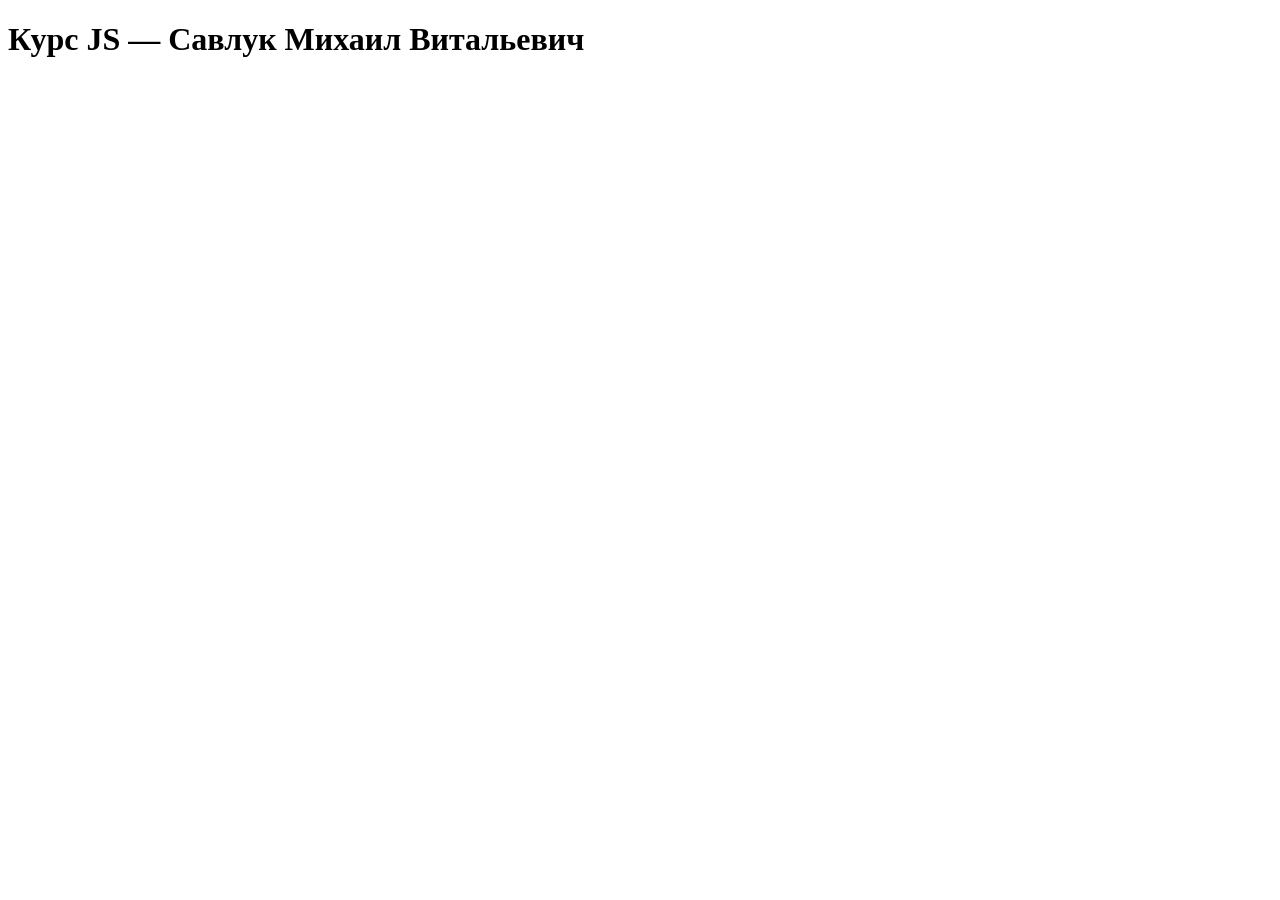
<file: task0/index.html>
<!DOCTYPE html>
<html lang="ru">
<head>
    <meta charset="UTF-8">
    <meta name="viewport" content="width=device-width, initial-scale=1.0">
    <title>Курс JS</title>
</head>
<body>
    <h1>Курс JS — Савлук Михаил Витальевич</h1>
</body>
</html>
</file>
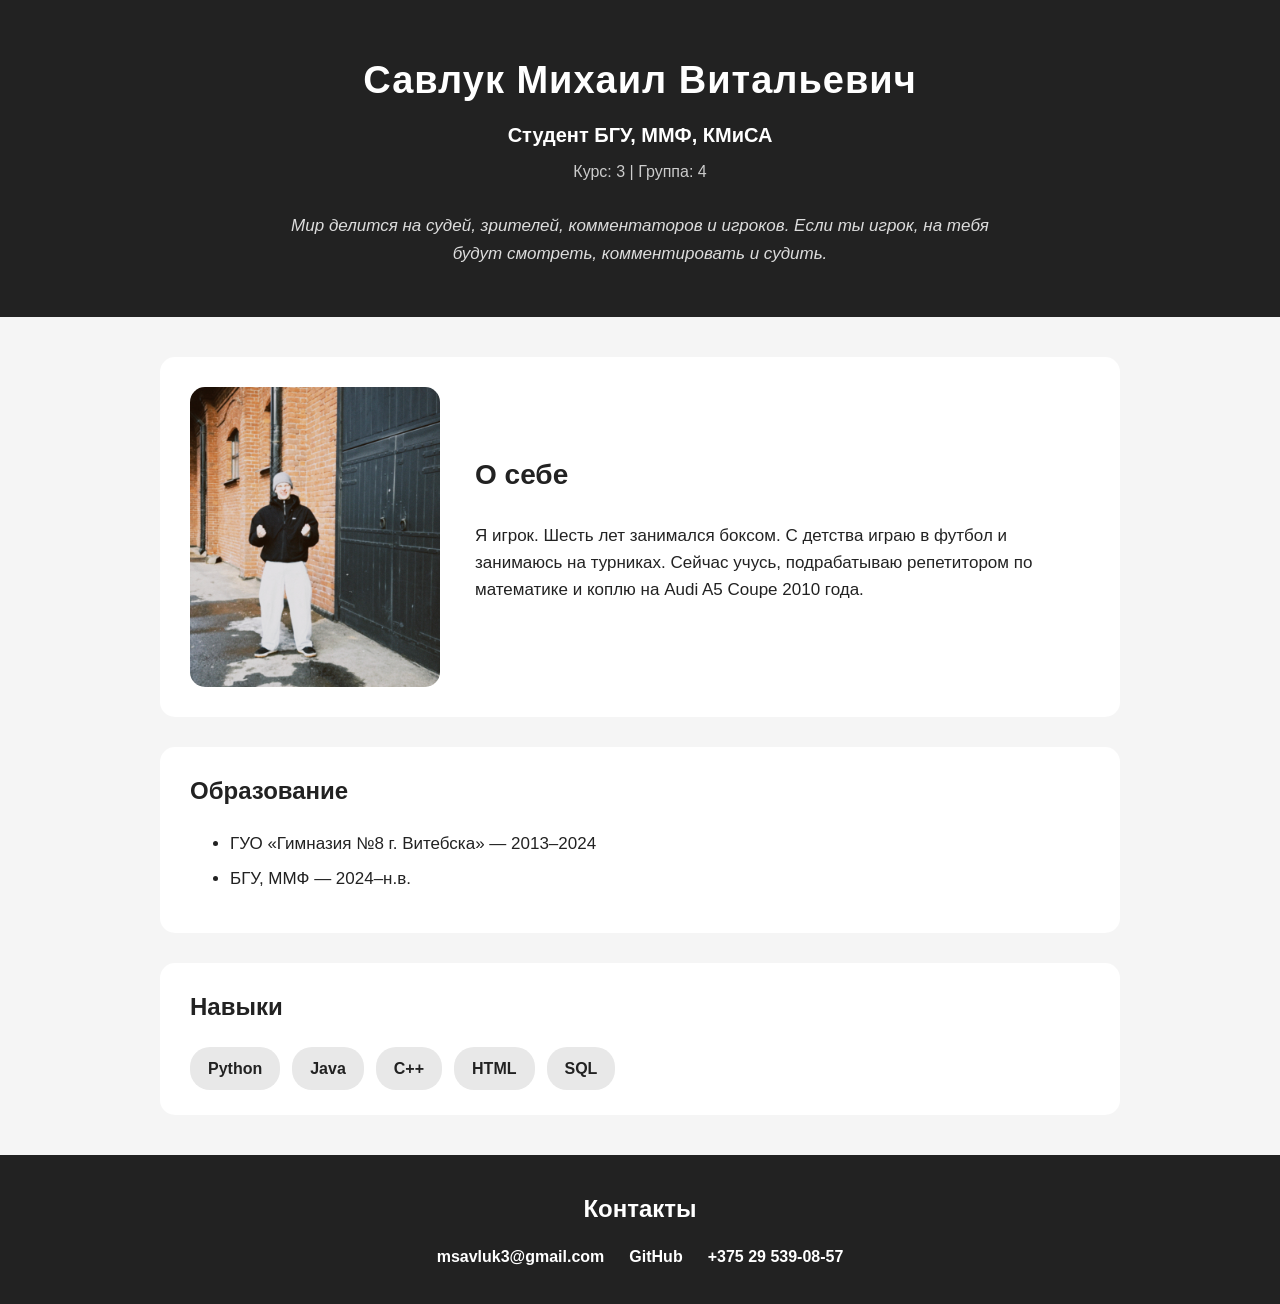
<file: task1/index.html>
<!DOCTYPE html>
<html lang="ru">
<head>
    <meta charset="UTF-8">
    <meta name="viewport" content="width=device-width, initial-scale=1">
    <title>Резюме — Савлук Михаил Витальевич</title>
    <link rel="stylesheet" href="style.css">
</head>

<body>

<header>
    <h1>Савлук Михаил Витальевич</h1>

    <p>Студент БГУ, ММФ, КМиСА</p>
    <p>Курс: 3 | Группа: 4</p>

    <p>
        Мир делится на судей, зрителей, комментаторов и игроков.
        Если ты игрок, на тебя будут смотреть, комментировать и судить.
    </p>
</header>

<main>

    <section class="profile">
        <img src="photo.JPG" >

        <div>
            <h2>О себе</h2>
            <p>
                Я игрок. Шесть лет занимался боксом. С детства играю в футбол и занимаюсь
                на турниках. Сейчас учусь, подрабатываю репетитором по математике
                и коплю на Audi A5 Coupe 2010 года.
            </p>
        </div>
    </section>

    <section id="education">
        <h2>Образование</h2>

        <ul>
            <li>ГУО «Гимназия №8 г. Витебска» — 2013–2024</li>
            <li>БГУ, ММФ — 2024–н.в.</li>
        </ul>
    </section>

    <section id="skills">
        <h2>Навыки</h2>

        <div class="skills">
            <span class="skill">Python</span>
            <span class="skill">Java</span>
            <span class="skill">C++</span>
            <span class="skill">HTML</span>
            <span class="skill">SQL</span>
        </div>
    </section>

</main>

<footer id="contacts">
    <h2>Контакты</h2>

    <div class="contacts">
        <a href="mailto:msavluk3@gmail.com">msavluk3@gmail.com</a>
        <a href="https://github.com/Mishasav04">GitHub</a>
        <a href="tel:+375295390857">+375 29 539-08-57</a>
    </div>
</footer>

</body>
</html>
</file>
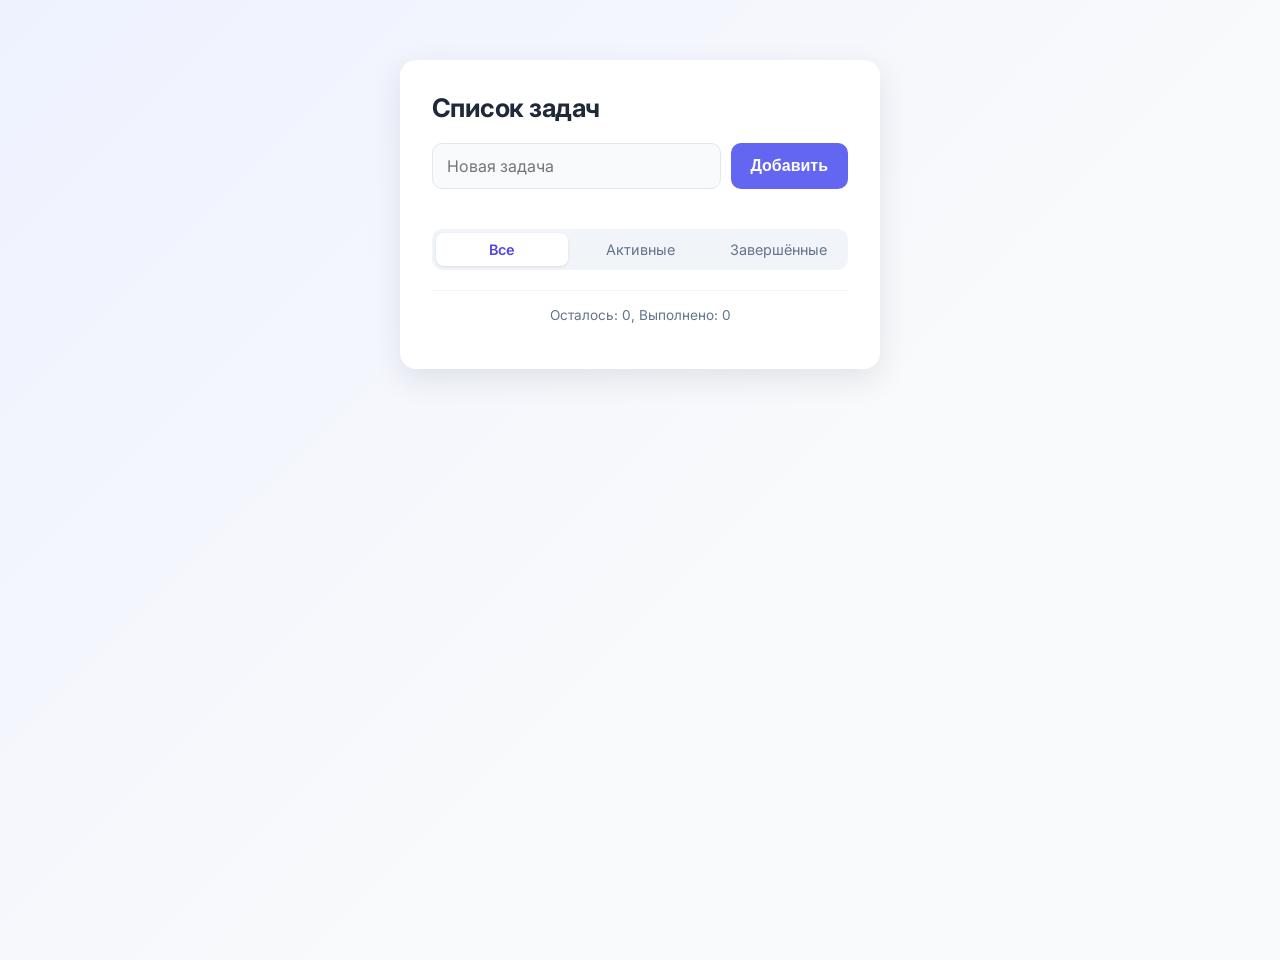
<file: task3/index.html>
<!DOCTYPE html>
<html lang="ru">
<head>
<meta charset="UTF-8">
<meta name="viewport" content="width=device-width, initial-scale=1.0">
<title>Todo-list</title>
<link rel="stylesheet" href="style.css">
</head>
<body>

<main class="app">
  <h1>Список задач</h1>

  <form id="task-form" class="task-form">
    <input type="text" id="task-input" placeholder="Новая задача" autocomplete="off">
    <button type="submit">Добавить</button>
  </form>

  <p id="warning" class="warning"></p>

  <div class="filters">
    <button type="button" class="filter-btn active" data-filter="all">Все</button>
    <button type="button" class="filter-btn" data-filter="active">Активные</button>
    <button type="button" class="filter-btn" data-filter="completed">Завершённые</button>
  </div>

  <ul id="task-list" class="task-list"></ul>

  <p id="counter" class="counter"></p>
</main>

<script src="script.js" defer></script>
</body>
</html>
</file>
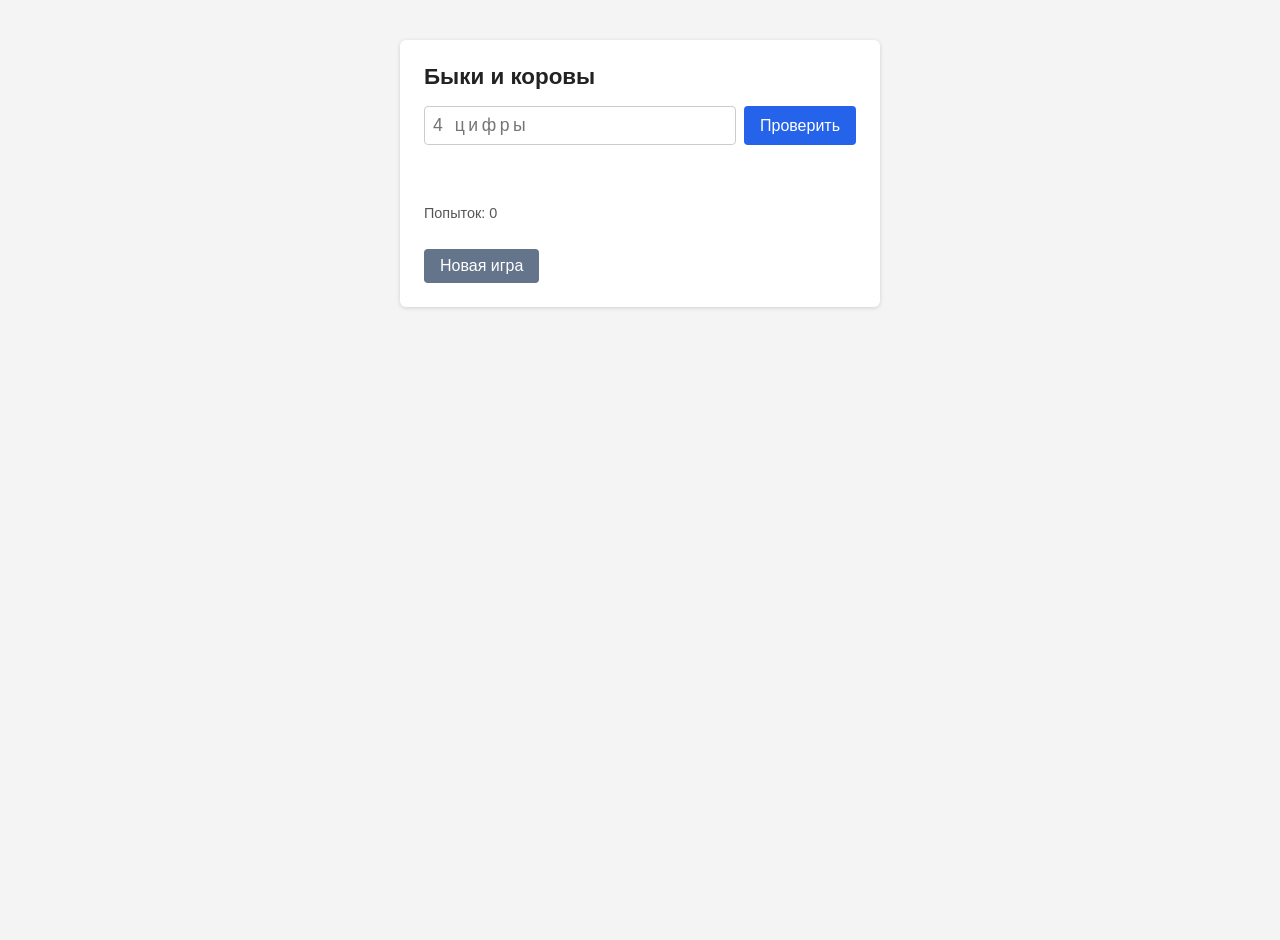
<file: task4/index.html>
<!DOCTYPE html>
<html lang="ru">
<head>
<meta charset="UTF-8">
<meta name="viewport" content="width=device-width, initial-scale=1.0">
<title>Быки и коровы</title>
<link rel="stylesheet" href="style.css">
</head>
<body>

<main class="app">
  <h1>Быки и коровы</h1>

  <form id="guess-form" class="guess-form">
    <input type="text" id="guess-input" maxlength="4" placeholder="4 цифры" autocomplete="off">
    <button type="submit">Проверить</button>
  </form>

  <p id="error" class="error"></p>
  <p id="win-message" class="win-message"></p>

  <p id="attempt-count" class="attempt-count"></p>

  <ul id="history-list" class="history-list"></ul>

  <button id="new-game-btn" type="button" class="new-game-btn">Новая игра</button>
</main>

<script src="script.js" defer></script>
</body>
</html>
</file>
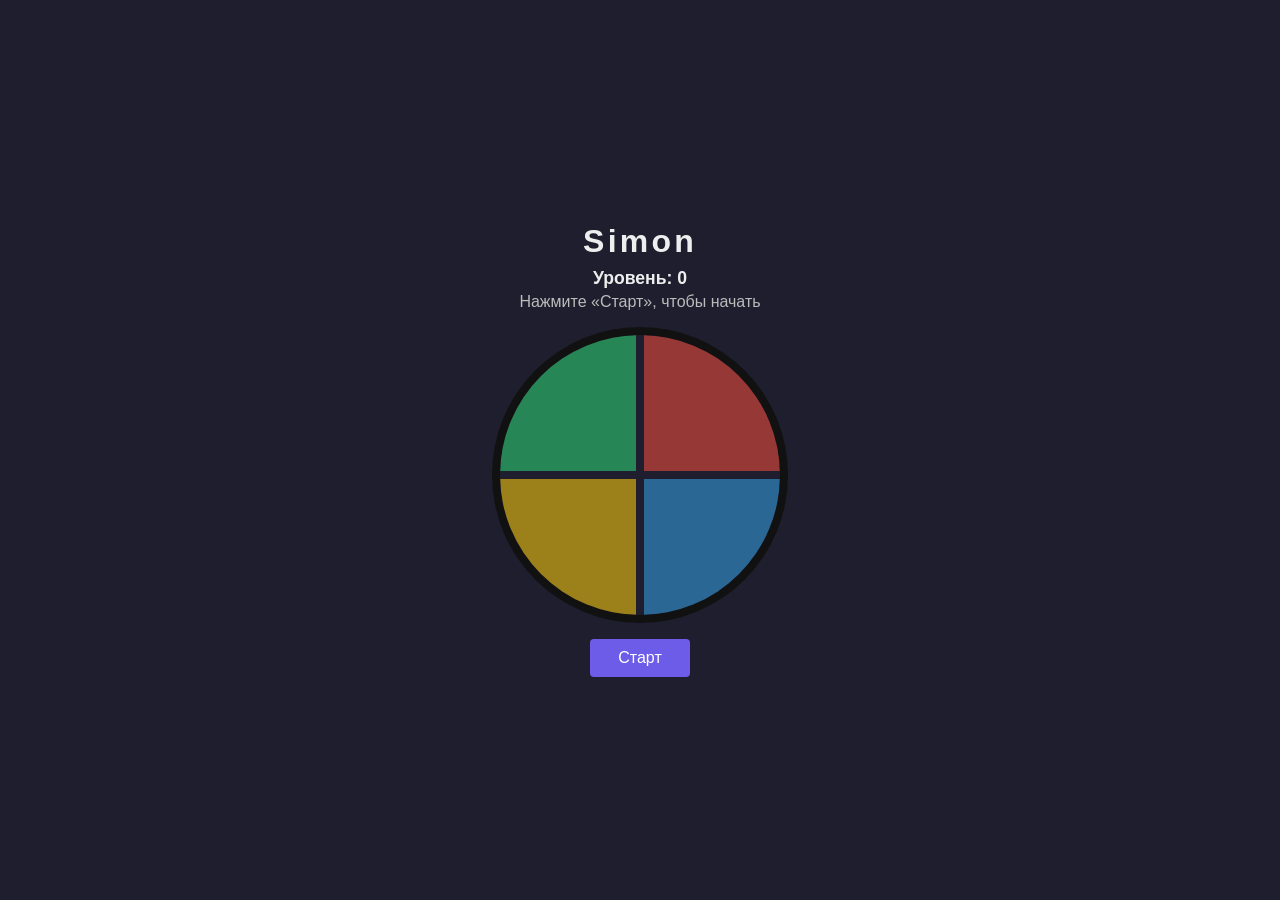
<file: task5/index.html>
<!DOCTYPE html>
<html lang="ru">
<head>
<meta charset="UTF-8">
<meta name="viewport" content="width=device-width, initial-scale=1.0">
<title>Simon</title>
<link rel="stylesheet" href="style.css">
</head>
<body>

<main class="app">
  <h1>Simon</h1>

  <p id="level-display" class="level-display">Уровень: 0</p>
  <p id="message" class="message">Нажмите «Старт», чтобы начать</p>

  <div class="board">
    <button type="button" class="pad pad--0" data-index="0"></button>
    <button type="button" class="pad pad--1" data-index="1"></button>
    <button type="button" class="pad pad--2" data-index="2"></button>
    <button type="button" class="pad pad--3" data-index="3"></button>
  </div>

  <button id="start-btn" type="button" class="start-btn">Старт</button>
</main>

<script src="script.js" defer></script>
</body>
</html>
</file>
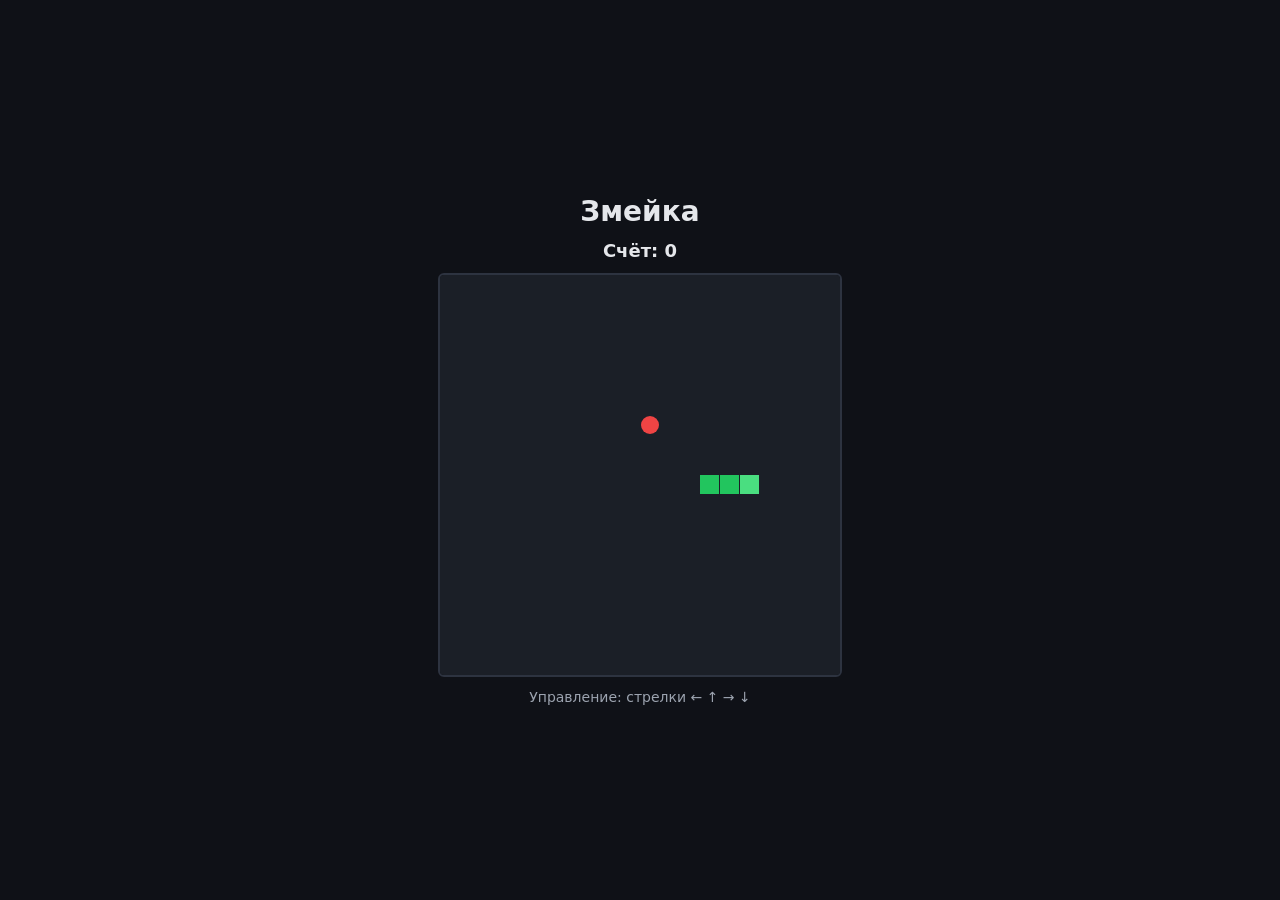
<file: task6/index.html>
<!DOCTYPE html>
<html lang="ru">
<head>
  <meta charset="UTF-8">
  <meta name="viewport" content="width=device-width, initial-scale=1.0">
  <title>Змейка</title>
  <link rel="stylesheet" href="style.css">
</head>
<body>
  <main class="game">
    <h1 class="game__title">Змейка</h1>
    <div id="score" class="game__score">Счёт: 0</div>

    <div class="game__field">
      <canvas id="game-canvas" width="400" height="400"></canvas>

      <div id="game-over" class="game-over hidden">
        <p class="game-over__title">Игра окончена</p>
        <p>Ваш счёт: <span id="final-score">0</span></p>
        <button id="restart-btn" class="game-over__btn" type="button">Начать заново</button>
      </div>
    </div>

    <p class="game__hint">Управление: стрелки ← ↑ → ↓</p>
  </main>

  <script src="script.js" defer></script>
</body>
</html>
</file>
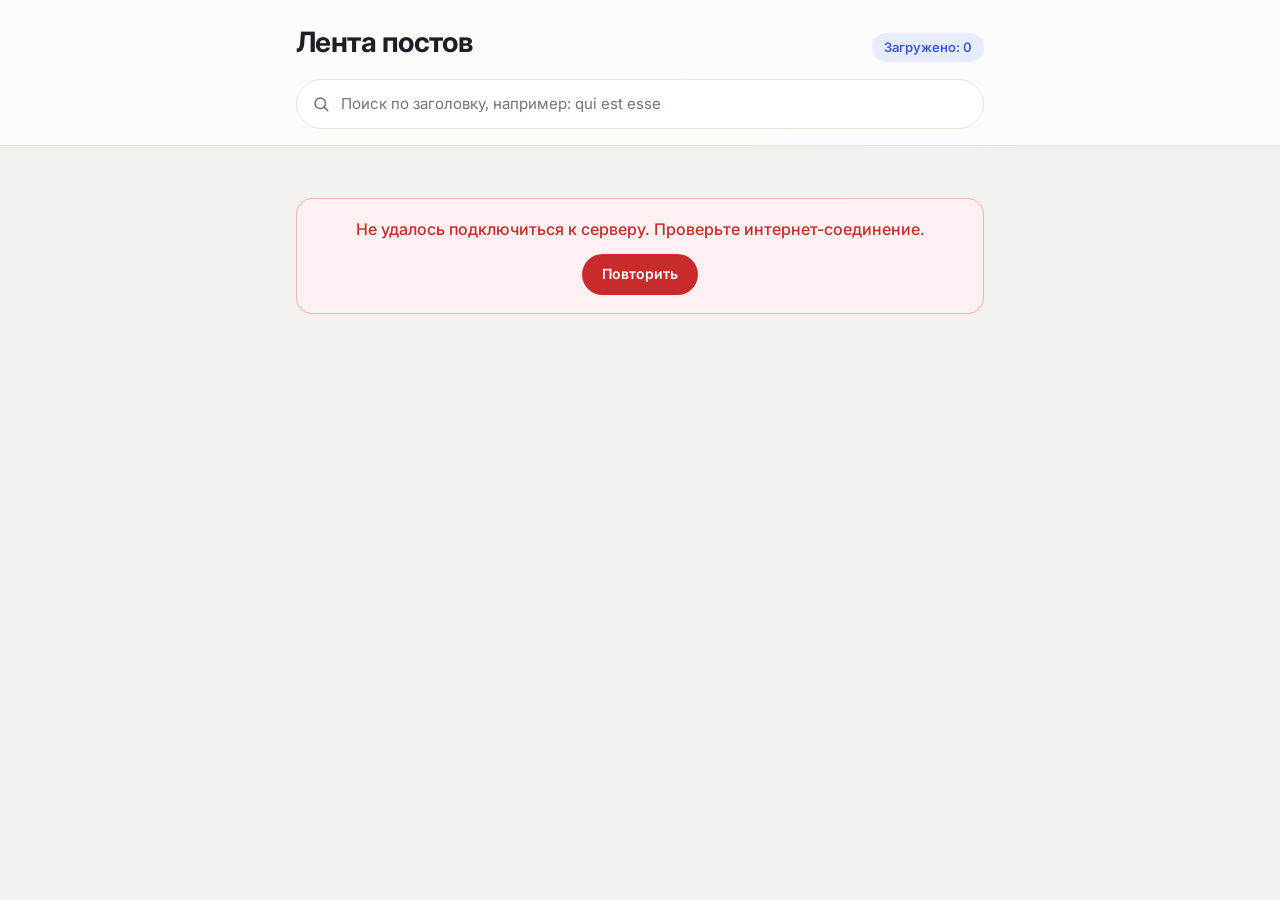
<file: task7/index.html>
<!DOCTYPE html>
<html lang="ru">
<head>
  <meta charset="UTF-8">
  <meta name="viewport" content="width=device-width, initial-scale=1.0">
  <title>Лента постов</title>
  <link rel="preconnect" href="https://fonts.googleapis.com">
  <link rel="preconnect" href="https://fonts.gstatic.com" crossorigin>
  <link href="https://fonts.googleapis.com/css2?family=Inter:wght@400;500;600;700&display=swap" rel="stylesheet">
  <link rel="stylesheet" href="style.css">
</head>
<body>
  <header class="header">
    <div class="container">
      <div class="header__top">
        <h1 class="header__title">Лента постов</h1>
        <p id="counter" class="header__counter">Загружено: 0</p>
      </div>

      <label class="search" for="search-input">
        <span class="visually-hidden">Поиск по заголовку</span>
        <svg class="search__icon" viewBox="0 0 24 24" aria-hidden="true">
          <circle cx="11" cy="11" r="7" />
          <line x1="16.5" y1="16.5" x2="21" y2="21" />
        </svg>
        <input
          id="search-input"
          class="search__input"
          type="search"
          placeholder="Поиск по заголовку, например: qui est esse"
          autocomplete="off"
        >
      </label>
    </div>
  </header>

  <main class="container">
    <ul id="posts-list" class="posts"></ul>

    <div class="status" aria-live="polite">
      <div id="loader" class="loader hidden">
        <span class="loader__spinner"></span>
        <span>Загрузка…</span>
      </div>

      <div id="error" class="error hidden">
        <p id="error-text" class="error__text"></p>
        <button id="retry-btn" class="error__btn" type="button">Повторить</button>
      </div>

      <p id="message" class="message hidden"></p>
    </div>

    <div id="sentinel" class="sentinel"></div>
  </main>

  <script src="script.js" defer></script>
</body>
</html>
</file>
<file: task1/style.css>
* {
    box-sizing: border-box;
}

body {
    margin: 0;
    font-family: Arial, sans-serif;
    line-height: 1.6;
    color: #222;
    background: #f5f5f5;
}

/* Верхняя часть страницы */

header {
    display: flex;
    flex-direction: column;
    align-items: center;
    text-align: center;
    gap: 8px;
    padding: 50px 20px;
    background: #222;
    color: white;
}

header h1 {
    margin: 0;
    font-size: 38px;
    letter-spacing: 1px;
}

header p {
    margin: 0;
}

header p:first-of-type {
    font-size: 20px;
    font-weight: bold;
}

header p:nth-of-type(2) {
    color: #ccc;
}

header p:last-of-type {
    max-width: 750px;
    margin-top: 20px;
    font-style: italic;
    font-size: 17px;
    color: #ddd;
}

/* Основная часть */

main {
    display: flex;
    flex-direction: column;
    gap: 30px;
    max-width: 1000px;
    margin: 0 auto;
    padding: 40px 20px;
}

/* Блок "О себе" */

.profile {
    display: flex;
    align-items: center;
    gap: 35px;
    padding: 30px;
    background: white;
    border-radius: 15px;
}

.profile img {
    width: 250px;
    height: 300px;
    object-fit: cover;
    border-radius: 15px;
}

.profile div {
    flex: 1;
}

.profile h2 {
    margin-top: 0;
    font-size: 28px;
}

.profile p {
    font-size: 17px;
}

/* Заголовки разделов */

section h2 {
    color: #222;
}

/* Образование */

#education {
    padding: 25px 30px;
    background: white;
    border-radius: 15px;
}

#education h2 {
    margin-top: 0;
}

#education li {
    margin-bottom: 8px;
    font-size: 17px;
}

/* Навыки */

#skills {
    padding: 25px 30px;
    background: white;
    border-radius: 15px;
}

#skills h2 {
    margin-top: 0;
}

.skills {
    display: flex;
    flex-wrap: wrap;
    gap: 12px;
}

.skill {
    padding: 9px 18px;
    border-radius: 20px;
    background: #e8e8e8;
    font-weight: bold;
    transition: 0.2s;
}

.skill:hover {
    background: #222;
    color: white;
}

/* Контакты */

footer {
    display: flex;
    flex-direction: column;
    align-items: center;
    gap: 15px;
    padding: 35px 20px;
    background: #222;
    color: white;
}

footer h2 {
    margin: 0;
}

.contacts {
    display: flex;
    justify-content: center;
    flex-wrap: wrap;
    gap: 25px;
}

.contacts a {
    text-decoration: none;
    color: white;
    font-weight: bold;
    transition: 0.2s;
}

.contacts a:hover {
    color: #aaa;
    text-decoration: underline;
}
</file>
<file: task3/style.css>
@import url('https://fonts.googleapis.com/css2?family=Inter:wght@400;500;600;700&display=swap');

* { box-sizing: border-box; }

body {
  margin: 0;
  min-height: 100vh;
  font-family: 'Inter', Arial, sans-serif;
  background: linear-gradient(135deg, #eef2ff, #f9fafb 60%);
  color: #1f2937;
}

.app {
  max-width: 480px;
  margin: 60px auto;
  padding: 32px;
  background: #fff;
  border-radius: 16px;
  box-shadow: 0 10px 30px rgba(30, 41, 59, 0.1);
}

h1 {
  font-size: 1.6rem;
  font-weight: 700;
  margin: 0 0 20px;
  letter-spacing: -0.02em;
}

.task-form {
  display: flex;
  gap: 10px;
  margin-bottom: 8px;
}

.task-form input {
  flex: 1;
  padding: 12px 14px;
  font-size: 1rem;
  font-family: inherit;
  border: 1px solid #e2e8f0;
  border-radius: 10px;
  background: #f8fafc;
  transition: border-color 0.2s ease, background-color 0.2s ease;
}

.task-form input:focus {
  outline: none;
  border-color: #6366f1;
  background: #fff;
}

.task-form button {
  padding: 12px 20px;
  font-size: 1rem;
  font-weight: 600;
  border: none;
  border-radius: 10px;
  background: #6366f1;
  color: #fff;
  cursor: pointer;
  transition: background-color 0.2s ease, transform 0.15s ease;
}

.task-form button:hover {
  background: #4f46e5;
  transform: translateY(-1px);
}

.warning {
  color: #dc2626;
  font-size: 0.85rem;
  min-height: 1.2em;
  margin: 4px 0 16px;
}

.filters {
  display: flex;
  gap: 6px;
  margin-bottom: 20px;
  padding: 4px;
  background: #f1f5f9;
  border-radius: 10px;
}

.filter-btn {
  flex: 1;
  padding: 8px 12px;
  font-size: 0.9rem;
  font-family: inherit;
  border: none;
  background: transparent;
  color: #64748b;
  border-radius: 8px;
  cursor: pointer;
  transition: background-color 0.2s ease, color 0.2s ease;
}

.filter-btn:hover {
  color: #1f2937;
}

.filter-btn.active {
  background: #fff;
  color: #4f46e5;
  font-weight: 600;
  box-shadow: 0 1px 3px rgba(0, 0, 0, 0.1);
}

.task-list {
  list-style: none;
  margin: 0;
  padding: 0;
}

.task-item {
  display: flex;
  align-items: center;
  gap: 10px;
  padding: 12px 4px;
  border-bottom: 1px solid #f1f5f9;
  animation: fade-in 0.2s ease;
}

.task-item:last-child {
  border-bottom: none;
}

.task-item input[type="checkbox"] {
  width: 18px;
  height: 18px;
  accent-color: #6366f1;
  cursor: pointer;
}

.task-item span {
  flex: 1;
  font-size: 0.98rem;
  transition: color 0.2s ease, opacity 0.2s ease;
}

.completed {
  text-decoration: line-through;
  opacity: 0.6;
}

.delete-btn {
  border: none;
  background: #fef2f2;
  color: #dc2626;
  border-radius: 8px;
  padding: 6px 12px;
  font-size: 0.85rem;
  font-weight: 500;
  cursor: pointer;
  transition: background-color 0.2s ease, color 0.2s ease;
}

.delete-btn:hover {
  background: #dc2626;
  color: #fff;
}

.counter {
  margin-top: 20px;
  padding-top: 16px;
  border-top: 1px solid #f1f5f9;
  font-size: 0.85rem;
  color: #64748b;
  text-align: center;
}

@keyframes fade-in {
  from { opacity: 0; transform: translateY(-4px); }
  to { opacity: 1; transform: translateY(0); }
}
</file>
<file: task4/style.css>
* { box-sizing: border-box; }

body {
  margin: 0;
  min-height: 100vh;
  font-family: Arial, sans-serif;
  background: #f4f4f4;
  color: #222;
}

.app {
  max-width: 480px;
  margin: 40px auto;
  padding: 24px;
  background: #fff;
  border-radius: 6px;
  box-shadow: 0 1px 4px rgba(0, 0, 0, 0.15);
}

h1 {
  font-size: 1.4rem;
  margin: 0 0 16px;
}

.guess-form {
  display: flex;
  gap: 8px;
  margin-bottom: 8px;
}

.guess-form input {
  flex: 1;
  padding: 8px;
  font-size: 1.1rem;
  letter-spacing: 0.2em;
  border: 1px solid #ccc;
  border-radius: 4px;
}

.guess-form button {
  padding: 8px 16px;
  font-size: 1rem;
  border: none;
  border-radius: 4px;
  background: #2563eb;
  color: #fff;
  cursor: pointer;
}

.guess-form button:hover {
  background: #1d4ed8;
}

.guess-form input:disabled,
.guess-form button:disabled {
  opacity: 0.5;
  cursor: not-allowed;
}

.error {
  color: #c0392b;
  font-size: 0.9rem;
  min-height: 1.2em;
  margin: 0 0 8px;
}

.win-message {
  color: #16a34a;
  font-weight: bold;
  min-height: 1.2em;
  margin: 0 0 8px;
}

.attempt-count {
  font-size: 0.9rem;
  color: #555;
  margin: 0 0 12px;
}

.history-list {
  list-style: none;
  margin: 0 0 16px;
  padding: 0;
  max-height: 240px;
  overflow-y: auto;
}

.history-list li {
  padding: 6px 0;
  border-bottom: 1px solid #eee;
  font-family: monospace;
  font-size: 0.95rem;
}

.new-game-btn {
  padding: 8px 16px;
  font-size: 1rem;
  border: none;
  border-radius: 4px;
  background: #64748b;
  color: #fff;
  cursor: pointer;
}

.new-game-btn:hover {
  background: #475569;
}
</file>
<file: task5/style.css>
* { box-sizing: border-box; }

body {
  margin: 0;
  min-height: 100vh;
  display: flex;
  align-items: center;
  justify-content: center;
  font-family: Arial, sans-serif;
  background: #1e1e2e;
  color: #eee;
}

.app {
  text-align: center;
  padding: 24px;
}

h1 {
  margin: 0 0 8px;
  font-size: 2rem;
  letter-spacing: 0.1em;
}

.level-display {
  margin: 0 0 4px;
  font-size: 1.1rem;
  font-weight: bold;
}

.message {
  margin: 0 0 20px;
  min-height: 1.4em;
  color: #bbb;
}

.board {
  width: 280px;
  height: 280px;
  margin: 0 auto 24px;
  display: grid;
  grid-template-columns: 1fr 1fr;
  grid-template-rows: 1fr 1fr;
  gap: 8px;
  border-radius: 50%;
  overflow: hidden;
  box-shadow: 0 0 0 8px #111;
}

.pad {
  border: none;
  cursor: pointer;
  opacity: 0.6;
  transition: opacity 0.1s;
}

.pad:disabled {
  cursor: not-allowed;
}

.pad--0 {
  background: #2ecc71;
  border-radius: 100% 0 0 0;
}

.pad--1 {
  background: #e74c3c;
  border-radius: 0 100% 0 0;
}

.pad--2 {
  background: #f1c40f;
  border-radius: 0 0 0 100%;
}

.pad--3 {
  background: #3498db;
  border-radius: 0 0 100% 0;
}

.pad.active {
  opacity: 1;
  box-shadow: 0 0 25px 5px #fff inset;
}

.start-btn {
  padding: 10px 28px;
  font-size: 1rem;
  border: none;
  border-radius: 4px;
  background: #6c5ce7;
  color: #fff;
  cursor: pointer;
}

.start-btn:hover {
  background: #5a4bd6;
}

.start-btn:disabled {
  opacity: 0.5;
  cursor: not-allowed;
}
</file>
<file: task6/style.css>
* {
  box-sizing: border-box;
}

body {
  margin: 0;
  min-height: 100vh;
  display: flex;
  align-items: center;
  justify-content: center;
  background: #0f1117;
  color: #e5e7eb;
  font-family: system-ui, -apple-system, 'Segoe UI', Roboto, sans-serif;
}

.game {
  display: flex;
  flex-direction: column;
  align-items: center;
  gap: 12px;
}

.game__title {
  margin: 0;
  font-size: 28px;
}

.game__score {
  font-size: 18px;
  font-weight: 600;
}

.game__field {
  position: relative;
}

#game-canvas {
  display: block;
  border: 2px solid #2d3340;
  border-radius: 6px;
}

.game__hint {
  margin: 0;
  font-size: 14px;
  color: #9ca3af;
}

.game-over {
  position: absolute;
  inset: 0;
  display: flex;
  flex-direction: column;
  align-items: center;
  justify-content: center;
  gap: 8px;
  background: rgba(15, 17, 23, 0.85);
  border-radius: 6px;
}

.game-over__title {
  margin: 0;
  font-size: 24px;
  font-weight: 700;
  color: #ef4444;
}

.game-over__btn {
  margin-top: 8px;
  padding: 10px 20px;
  border: none;
  border-radius: 6px;
  background: #22c55e;
  color: #0f1117;
  font-size: 16px;
  font-weight: 600;
  cursor: pointer;
}

.game-over__btn:hover {
  background: #4ade80;
}

.hidden {
  display: none;
}
</file>
<file: task7/style.css>
:root {
  --bg: #f4f2ee;
  --bg-accent: #e8eef9;
  --surface: #ffffff;
  --surface-glass: rgba(255, 255, 255, 0.78);
  --border: #e6e2da;
  --text: #1d1f24;
  --text-muted: #6f7380;
  --accent: #3b5bdb;
  --accent-soft: #e7ecfd;
  --danger: #c92a2a;
  --danger-soft: #fff1f1;
  --shadow: 0 1px 2px rgba(20, 22, 30, 0.04), 0 4px 16px rgba(20, 22, 30, 0.06);
  --shadow-hover: 0 2px 4px rgba(20, 22, 30, 0.05), 0 12px 32px rgba(20, 22, 30, 0.1);
  --radius: 16px;
}

@media (prefers-color-scheme: dark) {
  :root {
    --bg: #14161b;
    --bg-accent: #1a2033;
    --surface: #1d2027;
    --surface-glass: rgba(29, 32, 39, 0.8);
    --border: #2c303a;
    --text: #e9eaee;
    --text-muted: #9a9fac;
    --accent: #7c95f5;
    --accent-soft: #252d4a;
    --danger: #ff8787;
    --danger-soft: #3a1f22;
    --shadow: 0 1px 2px rgba(0, 0, 0, 0.3), 0 4px 16px rgba(0, 0, 0, 0.25);
    --shadow-hover: 0 2px 4px rgba(0, 0, 0, 0.3), 0 12px 32px rgba(0, 0, 0, 0.4);
  }
}

* {
  box-sizing: border-box;
}

body {
  margin: 0;
  min-height: 100vh;
  background:
    radial-gradient(1200px 600px at 100% -10%, var(--bg-accent), transparent 60%),
    var(--bg);
  background-attachment: fixed;
  color: var(--text);
  font-family: 'Inter', system-ui, -apple-system, 'Segoe UI', Roboto, sans-serif;
  line-height: 1.6;
  -webkit-font-smoothing: antialiased;
}

.container {
  max-width: 720px;
  margin: 0 auto;
  padding: 0 16px;
}

.hidden {
  display: none !important;
}

.visually-hidden {
  position: absolute;
  width: 1px;
  height: 1px;
  overflow: hidden;
  clip: rect(0 0 0 0);
  white-space: nowrap;
}

.header {
  position: sticky;
  top: 0;
  z-index: 10;
  padding: 20px 0 16px;
  background: var(--surface-glass);
  backdrop-filter: blur(12px);
  -webkit-backdrop-filter: blur(12px);
  border-bottom: 1px solid var(--border);
}

.header__top {
  display: flex;
  align-items: baseline;
  justify-content: space-between;
  gap: 12px;
  flex-wrap: wrap;
  margin-bottom: 14px;
}

.header__title {
  margin: 0;
  font-size: 28px;
  font-weight: 700;
  letter-spacing: -0.02em;
}

.header__counter {
  margin: 0;
  padding: 4px 12px;
  border-radius: 999px;
  background: var(--accent-soft);
  color: var(--accent);
  font-size: 13px;
  font-weight: 600;
}

.search {
  position: relative;
  display: block;
}

.search__icon {
  position: absolute;
  top: 50%;
  left: 16px;
  width: 18px;
  height: 18px;
  transform: translateY(-50%);
  fill: none;
  stroke: var(--text-muted);
  stroke-width: 2;
  stroke-linecap: round;
  pointer-events: none;
}

.search__input {
  width: 100%;
  padding: 12px 16px 12px 44px;
  border: 1px solid var(--border);
  border-radius: 999px;
  background: var(--surface);
  color: var(--text);
  font: inherit;
  font-size: 15px;
  transition: border-color 0.15s, box-shadow 0.15s;
}

.search__input::placeholder {
  color: var(--text-muted);
}

.search__input:focus {
  outline: none;
  border-color: var(--accent);
  box-shadow: 0 0 0 4px var(--accent-soft);
}

.posts {
  list-style: none;
  margin: 24px 0 0;
  padding: 0;
  display: flex;
  flex-direction: column;
  gap: 14px;
}

.post {
  --author-color: hsl(var(--author-hue, 220) 65% 55%);
  --author-soft: hsl(var(--author-hue, 220) 70% 55% / 0.14);

  padding: 20px 22px;
  background: var(--surface);
  border: 1px solid var(--border);
  border-radius: var(--radius);
  box-shadow: var(--shadow);
  transition: transform 0.2s ease, box-shadow 0.2s ease;
}

.post--new {
  animation: fade-in 0.35s ease both;
}

.post:hover {
  transform: translateY(-2px);
  box-shadow: var(--shadow-hover);
}

@keyframes fade-in {
  from {
    opacity: 0;
    transform: translateY(8px);
  }
  to {
    opacity: 1;
    transform: translateY(0);
  }
}

.post__meta {
  display: flex;
  align-items: center;
  justify-content: space-between;
  gap: 12px;
  font-size: 13px;
  color: var(--text-muted);
}

.post__author {
  display: flex;
  align-items: center;
  gap: 10px;
  font-weight: 500;
}

.post__avatar {
  display: grid;
  place-items: center;
  width: 32px;
  height: 32px;
  border-radius: 50%;
  background: var(--author-soft);
  color: var(--author-color);
  font-size: 13px;
  font-weight: 700;
}

.post__id {
  padding: 2px 8px;
  border: 1px solid var(--border);
  border-radius: 6px;
  font-variant-numeric: tabular-nums;
}

.post__title {
  margin: 14px 0 8px;
  font-size: 18px;
  font-weight: 600;
  line-height: 1.35;
  letter-spacing: -0.01em;
}

.post__title::first-letter {
  text-transform: uppercase;
}

.post__body {
  margin: 0;
  white-space: pre-line;
  color: var(--text-muted);
  font-size: 15px;
}

/* ---------- Статусы ---------- */
.status {
  padding: 28px 0 48px;
  text-align: center;
}

.loader {
  display: inline-flex;
  align-items: center;
  gap: 10px;
  padding: 10px 18px;
  border-radius: 999px;
  background: var(--surface);
  box-shadow: var(--shadow);
  color: var(--text-muted);
  font-size: 14px;
  font-weight: 500;
}

.loader__spinner {
  width: 18px;
  height: 18px;
  border: 2.5px solid var(--accent-soft);
  border-top-color: var(--accent);
  border-radius: 50%;
  animation: spin 0.8s linear infinite;
}

@keyframes spin {
  to {
    transform: rotate(360deg);
  }
}

.error {
  padding: 18px 20px;
  background: var(--danger-soft);
  border: 1px solid color-mix(in srgb, var(--danger) 30%, transparent);
  border-radius: var(--radius);
  color: var(--danger);
}

.error__text {
  margin: 0 0 12px;
  font-weight: 500;
}

.error__btn {
  padding: 9px 20px;
  border: none;
  border-radius: 999px;
  background: var(--danger);
  color: #ffffff;
  font: inherit;
  font-size: 14px;
  font-weight: 600;
  cursor: pointer;
  transition: filter 0.15s;
}

.error__btn:hover {
  filter: brightness(1.1);
}

.message {
  margin: 0;
  color: var(--text-muted);
  font-size: 14px;
}

.sentinel {
  height: 1px;
}

@media (prefers-reduced-motion: reduce) {
  .post--new,
  .loader__spinner {
    animation: none;
  }

  .post:hover {
    transform: none;
  }
}
</file>
